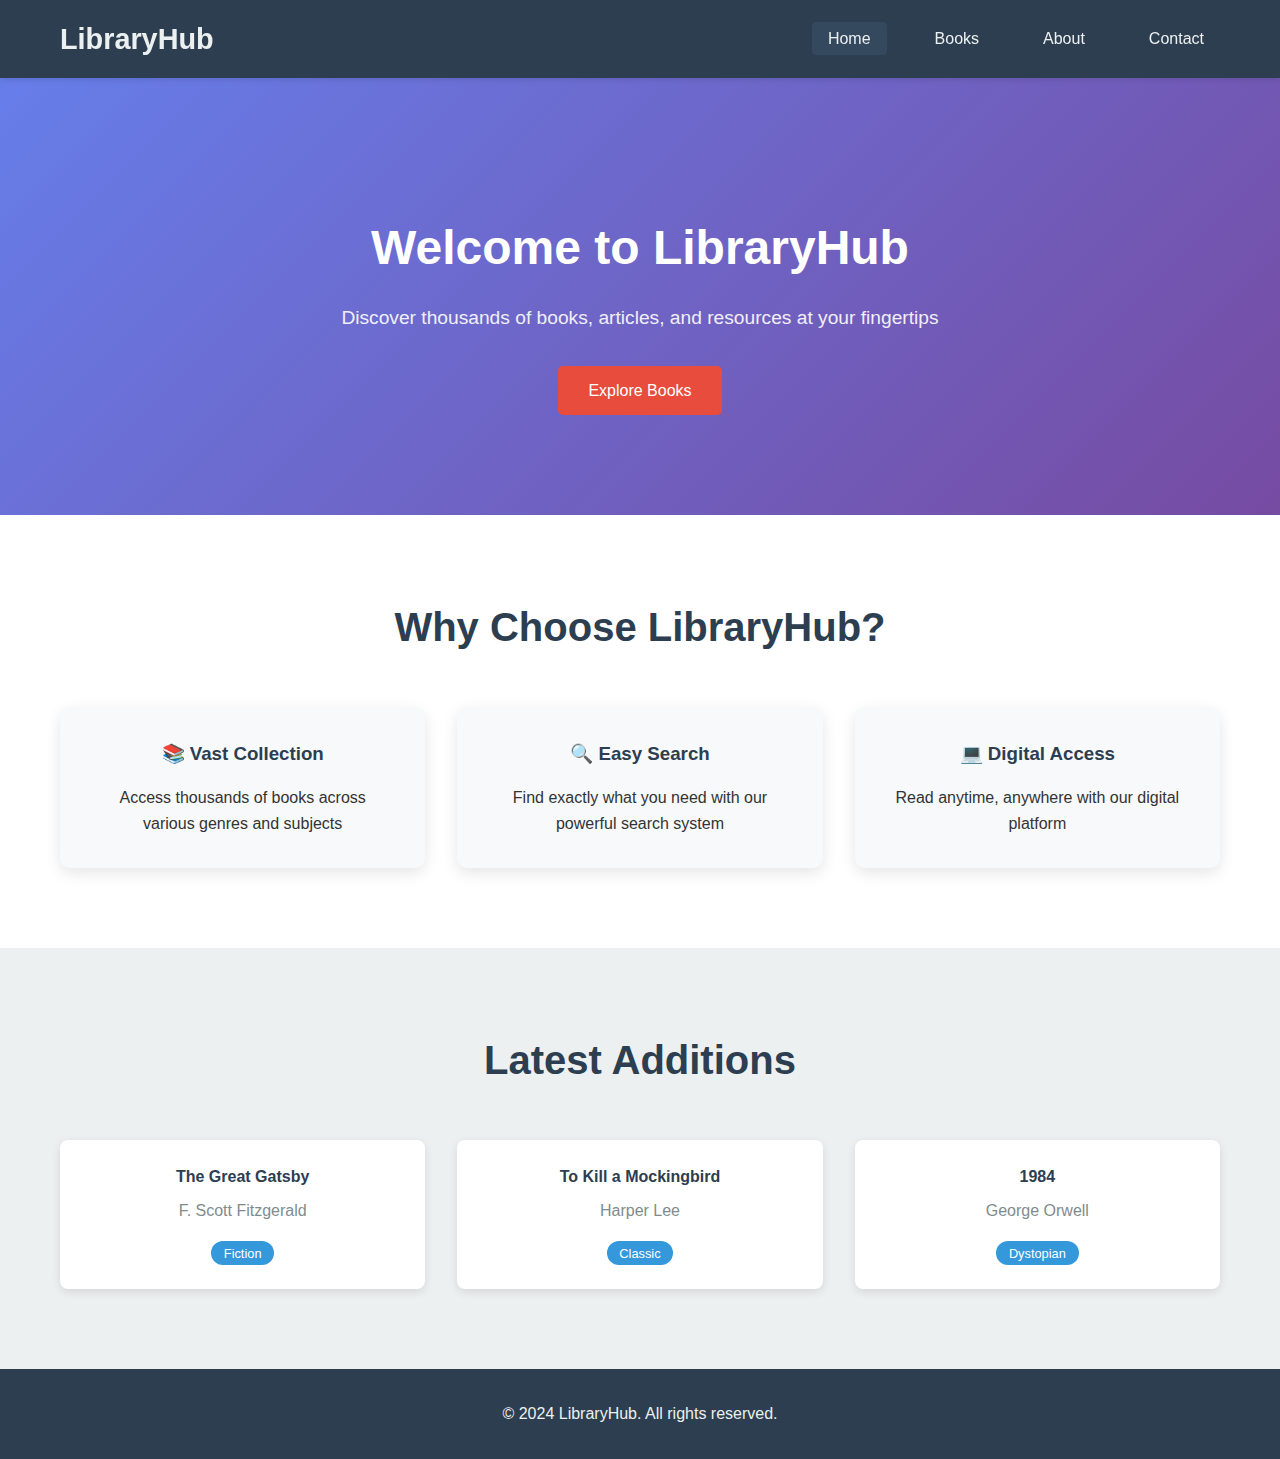
<file: index.html>
<!DOCTYPE html>
<html lang="en">
<head>
    <meta charset="UTF-8">
    <meta name="viewport" content="width=device-width, initial-scale=1.0">
    <title>LibraryHub - Your Digital Library</title>
    <link rel="stylesheet" href="css/style.css">
</head>
<body>
    <!-- Navigation -->
    <nav class="navbar">
        <div class="nav-container">
            <div class="logo">
                <h2>LibraryHub</h2>
            </div>
            <ul class="nav-menu">
                <li><a href="index.html" class="active">Home</a></li>
                <li><a href="books.html">Books</a></li>
                <li><a href="about.html">About</a></li>
                <li><a href="contact.html">Contact</a></li>
            </ul>
            <div class="hamburger">
                <span></span>
                <span></span>
                <span></span>
            </div>
        </div>
    </nav>

    <!-- Hero Section -->
    <section class="hero">
        <div class="hero-content">
            <h1>Welcome to LibraryHub</h1>
            <p>Discover thousands of books, articles, and resources at your fingertips</p>
            <a href="books.html" class="btn">Explore Books</a>
        </div>
    </section>

    <!-- Features Section -->
    <section class="features">
        <div class="container">
            <h2>Why Choose LibraryHub?</h2>
            <div class="features-grid">
                <div class="feature-card">
                    <h3>📚 Vast Collection</h3>
                    <p>Access thousands of books across various genres and subjects</p>
                </div>
                <div class="feature-card">
                    <h3>🔍 Easy Search</h3>
                    <p>Find exactly what you need with our powerful search system</p>
                </div>
                <div class="feature-card">
                    <h3>💻 Digital Access</h3>
                    <p>Read anytime, anywhere with our digital platform</p>
                </div>
            </div>
        </div>
    </section>

    <!-- Latest Additions -->
    <section class="latest-books">
        <div class="container">
            <h2>Latest Additions</h2>
            <div class="books-grid">
                <div class="book-card">
                    <h4>The Great Gatsby</h4>
                    <p>F. Scott Fitzgerald</p>
                    <span class="genre">Fiction</span>
                </div>
                <div class="book-card">
                    <h4>To Kill a Mockingbird</h4>
                    <p>Harper Lee</p>
                    <span class="genre">Classic</span>
                </div>
                <div class="book-card">
                    <h4>1984</h4>
                    <p>George Orwell</p>
                    <span class="genre">Dystopian</span>
                </div>
            </div>
        </div>
    </section>

    <!-- Footer -->
    <footer class="footer">
        <div class="container">
            <p>&copy; 2024 LibraryHub. All rights reserved.</p>
        </div>
    </footer>

    <script src="js/script.js"></script>
</body>
</html>
</file>
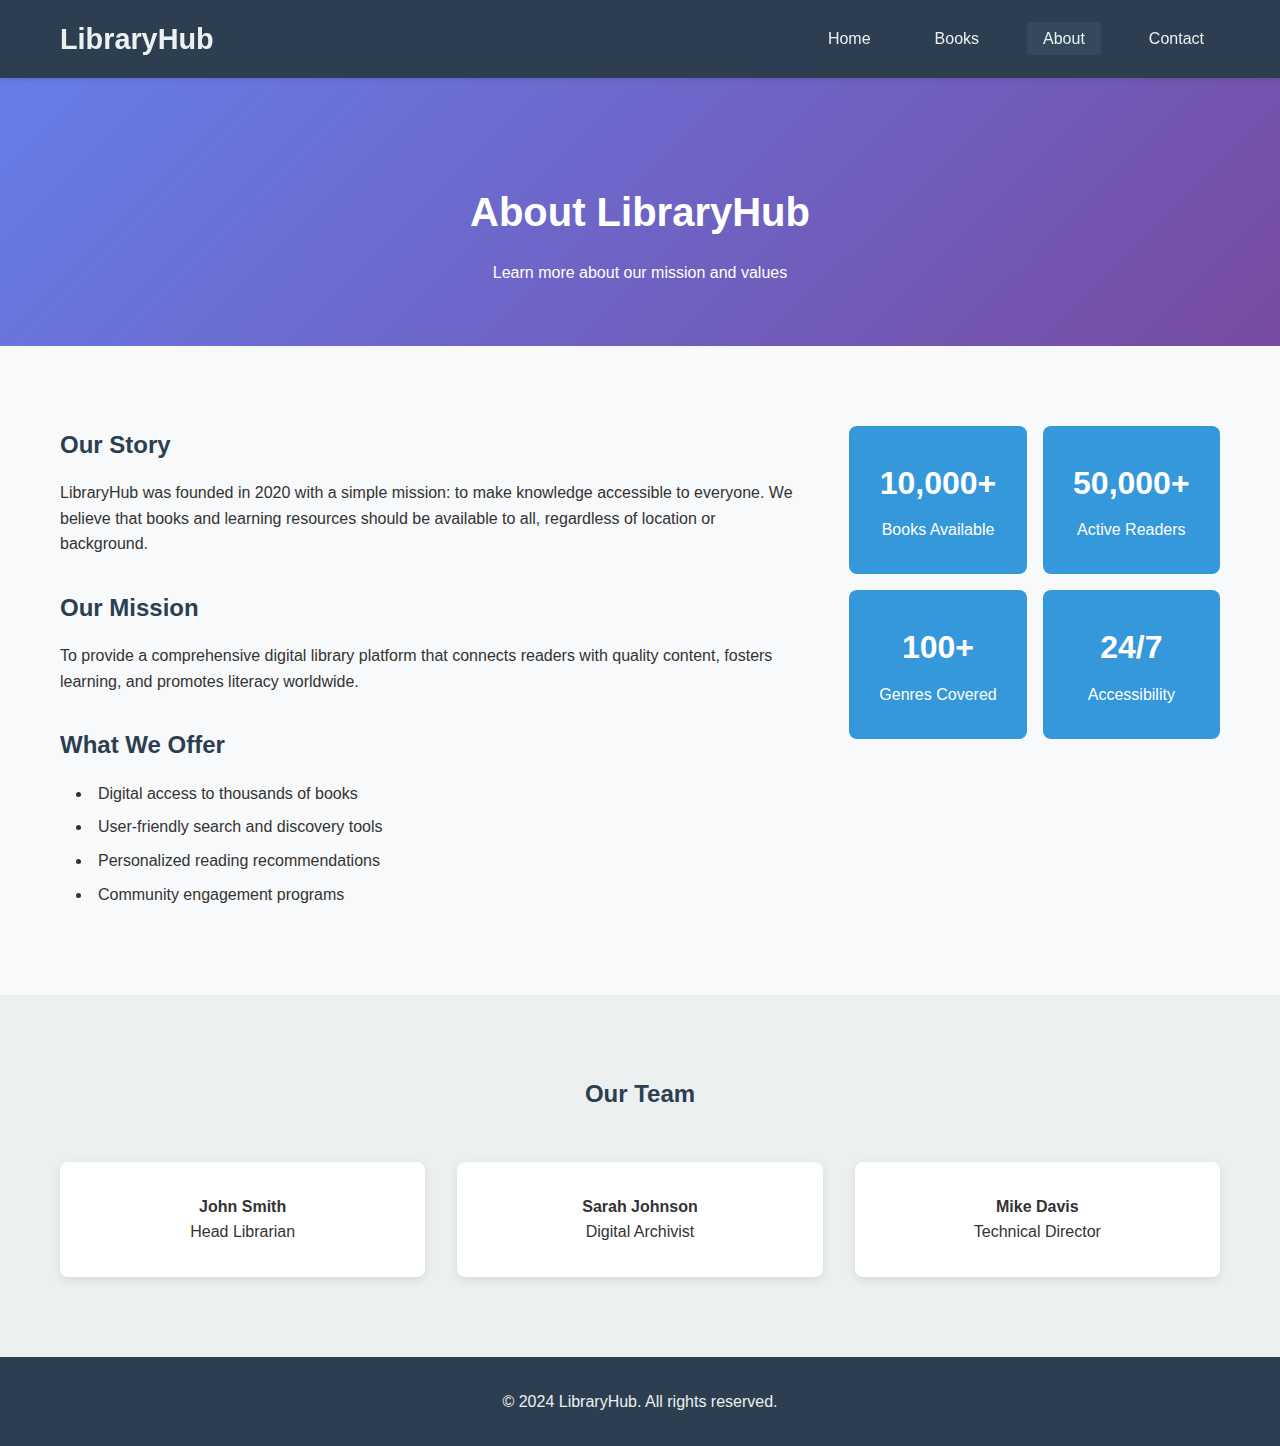
<file: about.html>
<!DOCTYPE html>
<html lang="en">
<head>
    <meta charset="UTF-8">
    <meta name="viewport" content="width=device-width, initial-scale=1.0">
    <title>About - LibraryHub</title>
    <link rel="stylesheet" href="css/style.css">
</head>
<body>
    <!-- Navigation -->
    <nav class="navbar">
        <div class="nav-container">
            <div class="logo">
                <h2>LibraryHub</h2>
            </div>
            <ul class="nav-menu">
                <li><a href="index.html">Home</a></li>
                <li><a href="books.html">Books</a></li>
                <li><a href="about.html" class="active">About</a></li>
                <li><a href="contact.html">Contact</a></li>
            </ul>
            <div class="hamburger">
                <span></span>
                <span></span>
                <span></span>
            </div>
        </div>
    </nav>

    <!-- About Header -->
    <section class="page-header">
        <div class="container">
            <h1>About LibraryHub</h1>
            <p>Learn more about our mission and values</p>
        </div>
    </section>

    <!-- About Content -->
    <section class="about-content">
        <div class="container">
            <div class="about-grid">
                <div class="about-text">
                    <h2>Our Story</h2>
                    <p>LibraryHub was founded in 2020 with a simple mission: to make knowledge accessible to everyone. We believe that books and learning resources should be available to all, regardless of location or background.</p>
                    
                    <h2>Our Mission</h2>
                    <p>To provide a comprehensive digital library platform that connects readers with quality content, fosters learning, and promotes literacy worldwide.</p>
                    
                    <h2>What We Offer</h2>
                    <ul>
                        <li>Digital access to thousands of books</li>
                        <li>User-friendly search and discovery tools</li>
                        <li>Personalized reading recommendations</li>
                        <li>Community engagement programs</li>
                    </ul>
                </div>
                <div class="about-stats">
                    <div class="stat-card">
                        <h3>10,000+</h3>
                        <p>Books Available</p>
                    </div>
                    <div class="stat-card">
                        <h3>50,000+</h3>
                        <p>Active Readers</p>
                    </div>
                    <div class="stat-card">
                        <h3>100+</h3>
                        <p>Genres Covered</p>
                    </div>
                    <div class="stat-card">
                        <h3>24/7</h3>
                        <p>Accessibility</p>
                    </div>
                </div>
            </div>
        </div>
    </section>

    <!-- Team Section -->
    <section class="team-section">
        <div class="container">
            <h2>Our Team</h2>
            <div class="team-grid">
                <div class="team-member">
                    <h4>John Smith</h4>
                    <p>Head Librarian</p>
                </div>
                <div class="team-member">
                    <h4>Sarah Johnson</h4>
                    <p>Digital Archivist</p>
                </div>
                <div class="team-member">
                    <h4>Mike Davis</h4>
                    <p>Technical Director</p>
                </div>
            </div>
        </div>
    </section>

    <!-- Footer -->
    <footer class="footer">
        <div class="container">
            <p>&copy; 2024 LibraryHub. All rights reserved.</p>
        </div>
    </footer>

    <script src="js/script.js"></script>
</body>
</html>
</file>
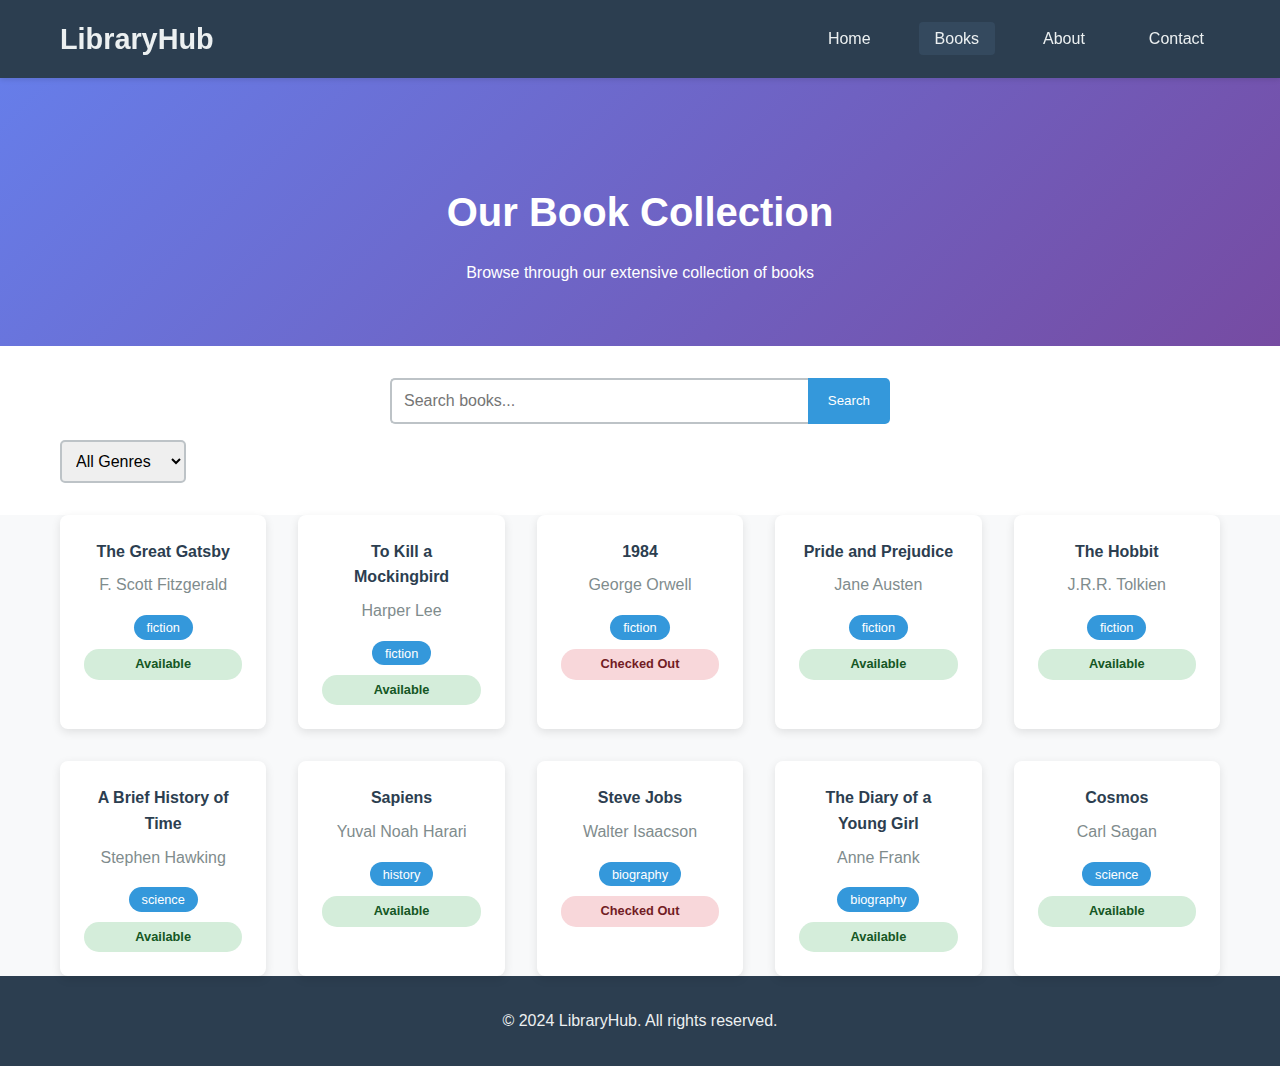
<file: books.html>
<!DOCTYPE html>
<html lang="en">
<head>
    <meta charset="UTF-8">
    <meta name="viewport" content="width=device-width, initial-scale=1.0">
    <title>Books - LibraryHub</title>
    <link rel="stylesheet" href="css/style.css">
</head>
<body>
    <!-- Navigation -->
    <nav class="navbar">
        <div class="nav-container">
            <div class="logo">
                <h2>LibraryHub</h2>
            </div>
            <ul class="nav-menu">
                <li><a href="index.html">Home</a></li>
                <li><a href="books.html" class="active">Books</a></li>
                <li><a href="about.html">About</a></li>
                <li><a href="contact.html">Contact</a></li>
            </ul>
            <div class="hamburger">
                <span></span>
                <span></span>
                <span></span>
            </div>
        </div>
    </nav>

    <!-- Books Header -->
    <section class="page-header">
        <div class="container">
            <h1>Our Book Collection</h1>
            <p>Browse through our extensive collection of books</p>
        </div>
    </section>

    <!-- Search and Filter -->
    <section class="search-section">
        <div class="container">
            <div class="search-box">
                <input type="text" id="searchInput" placeholder="Search books...">
                <button onclick="searchBooks()">Search</button>
            </div>
            <div class="filters">
                <select id="genreFilter">
                    <option value="">All Genres</option>
                    <option value="fiction">Fiction</option>
                    <option value="non-fiction">Non-Fiction</option>
                    <option value="science">Science</option>
                    <option value="history">History</option>
                    <option value="biography">Biography</option>
                </select>
            </div>
        </div>
    </section>

    <!-- Books Grid -->
    <section class="books-collection">
        <div class="container">
            <div class="books-grid" id="booksGrid">
                <!-- Books will be loaded here by JavaScript -->
            </div>
        </div>
    </section>

    <!-- Footer -->
    <footer class="footer">
        <div class="container">
            <p>&copy; 2024 LibraryHub. All rights reserved.</p>
        </div>
    </footer>

    <script src="js/script.js"></script>
</body>
</html>
</file>
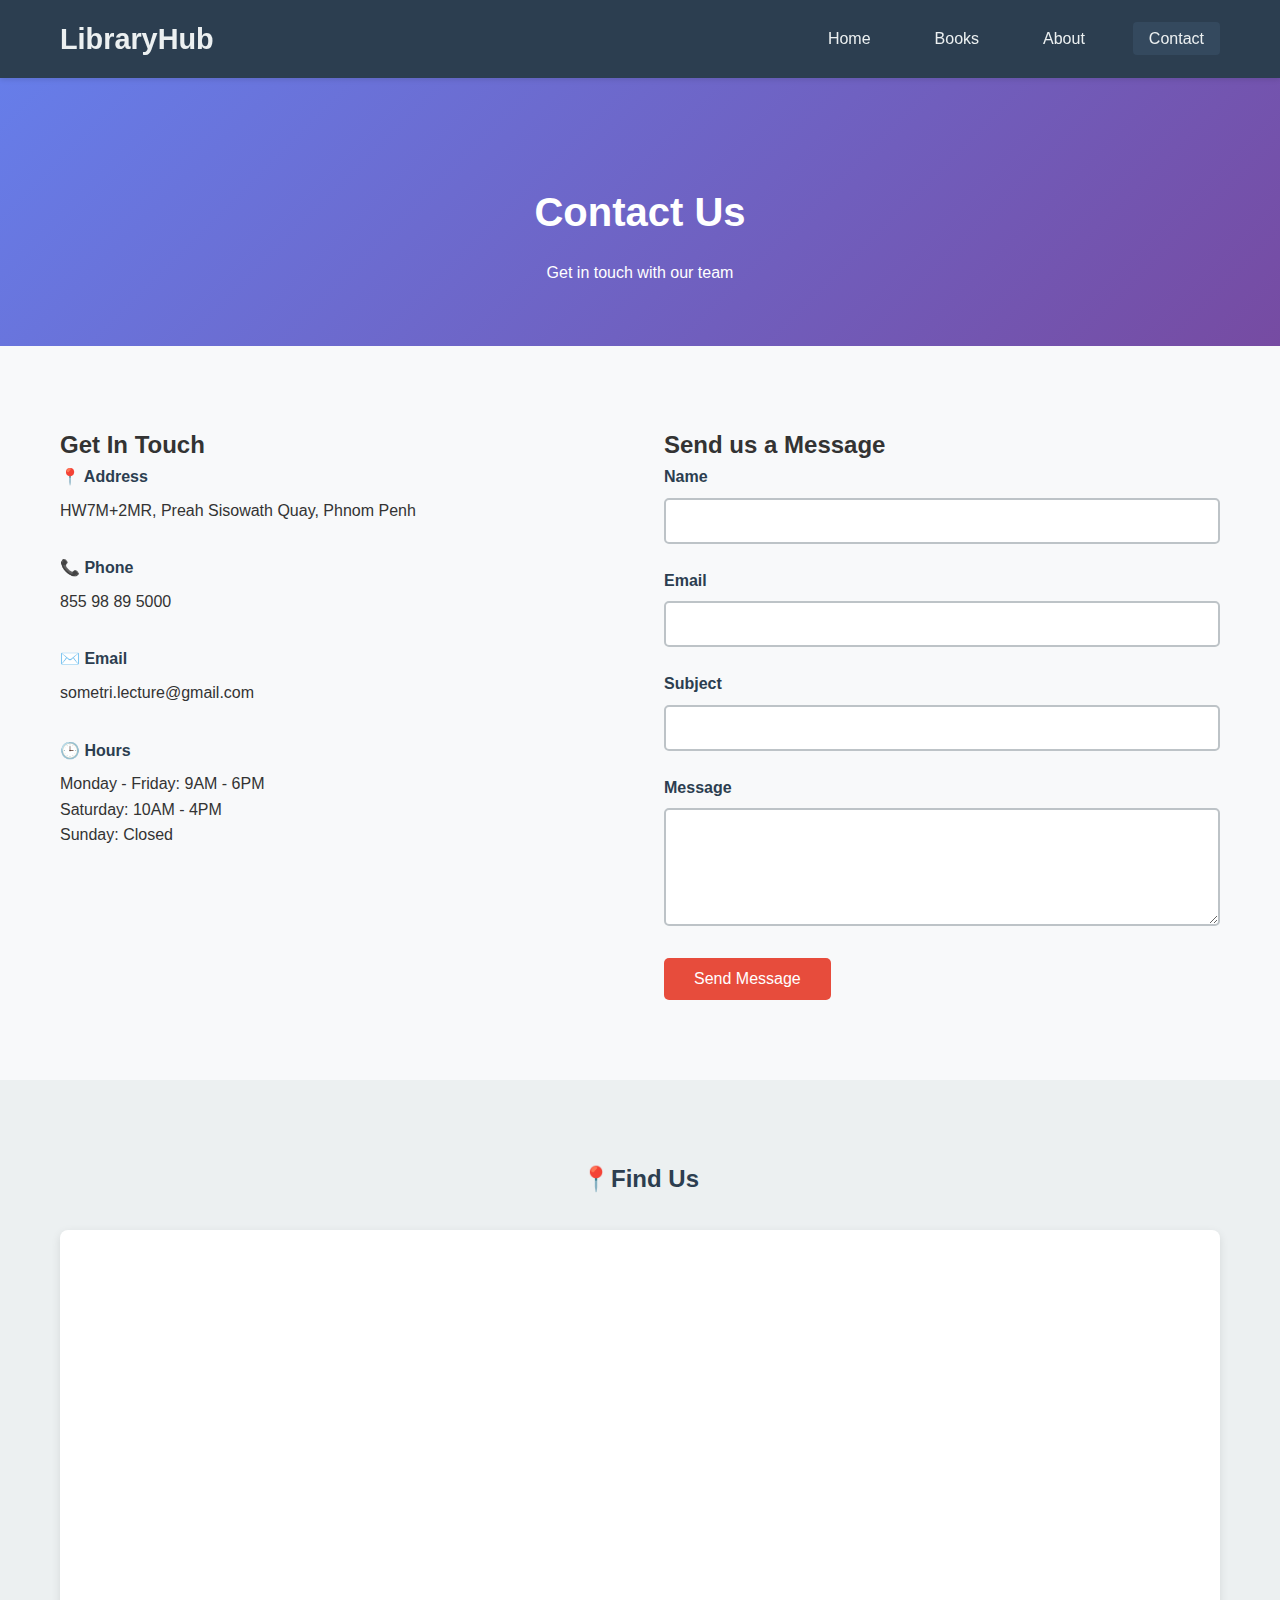
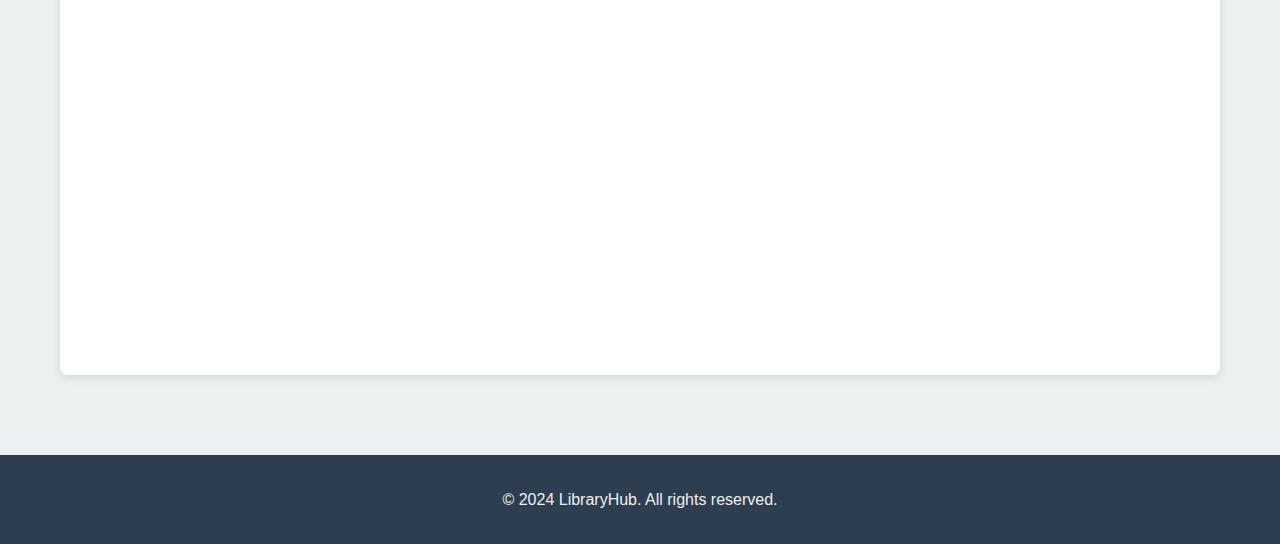
<file: contact.html>
<!DOCTYPE html>
<html lang="en">
<head>
    <meta charset="UTF-8">
    <meta name="viewport" content="width=device-width, initial-scale=1.0">
    <title>Contact - LibraryHub</title>
    <link rel="stylesheet" href="css/style.css">
    <!-- Google Map -->
    <style>
        .map-container {
            position: relative;
            width: 100%;
            padding-bottom: 56.25%; /* 16:9 Aspect Ratio */
            height: 0;
            overflow: hidden;
        }
        .map-container iframe {
            position: absolute;
            top: 0;
            left: 0;
            width: 100%;
            height: 100%;
            border: 0;
        }
    </style>       
</head>
<body>
    <!-- Navigation -->
    <nav class="navbar">
        <div class="nav-container">
            <div class="logo">
                <h2>LibraryHub</h2>
            </div>
            <ul class="nav-menu">
                <li><a href="index.html">Home</a></li>
                <li><a href="books.html">Books</a></li>
                <li><a href="about.html">About</a></li>
                <li><a href="contact.html" class="active">Contact</a></li>
            </ul>
            <div class="hamburger">
                <span></span>
                <span></span>
                <span></span>
            </div>
        </div>
    </nav>

    <!-- Contact Header -->
    <section class="page-header">
        <div class="container">
            <h1>Contact Us</h1>
            <p>Get in touch with our team</p>
        </div>
    </section>

    <!-- Contact Content -->
    <section class="contact-content">
        <div class="container">
            <div class="contact-grid">
                <div class="contact-info">
                    <h2>Get In Touch</h2>
                    <div class="contact-item">
                        <h4>📍 Address</h4>
                        <p>HW7M+2MR, Preah Sisowath Quay, Phnom Penh</p>
                    </div>
                    <div class="contact-item">
                        <h4>📞 Phone</h4>
                        <p>855 98 89 5000</p>
                    </div>
                    <div class="contact-item">
                        <h4>✉️ Email</h4>
                        <p>sometri.lecture@gmail.com</p>
                    </div>
                    <div class="contact-item">
                        <h4>🕒 Hours</h4>
                        <p>Monday - Friday: 9AM - 6PM<br>Saturday: 10AM - 4PM<br>Sunday: Closed</p>
                    </div>
                </div>
                
                <div class="contact-form">
                    <h2>Send us a Message</h2>
                    <form id="contactForm">
                        <div class="form-group">
                            <label for="name">Name</label>
                            <input type="text" id="name" name="name" required>
                        </div>
                        <div class="form-group">
                            <label for="email">Email</label>
                            <input type="email" id="email" name="email" required>
                        </div>
                        <div class="form-group">
                            <label for="subject">Subject</label>
                            <input type="text" id="subject" name="subject" required>
                        </div>
                        <div class="form-group">
                            <label for="message">Message</label>
                            <textarea id="message" name="message" rows="5" required></textarea>
                        </div>
                        <button type="submit" class="btn">Send Message</button>
                    </form>
                </div>
            </div>
        </div>
    </section>

    <!-- Map Section -->
    <section class="map-section">
        <div class="container">
            <h2>📍Find Us</h2>
            <div class="map-placeholder">                
                <div class="map-container">
                <iframe src="https://maps.app.goo.gl/6Pkzqfb3FZDWrLqX7" 
                    allowfullscreen="" 
                    loading="lazy"></iframe>
                </div>                
            </div>                      
        </div>
    </section>

    <!-- Footer -->
    <footer class="footer">
        <div class="container">
            <p>&copy; 2024 LibraryHub. All rights reserved.</p>
        </div>
    </footer>

    <script src="js/script.js"></script>
</body>

</html>
</file>
<file: css/style.css>
/* Reset and Base Styles */
* {
    margin: 0;
    padding: 0;
    box-sizing: border-box;
}

body {
    font-family: 'Arial', sans-serif;
    line-height: 1.6;
    color: #333;
    background-color: #f8f9fa;
}

.container {
    max-width: 1200px;
    margin: 0 auto;
    padding: 0 20px;
}

/* Navigation */
.navbar {
    background: #2c3e50;
    padding: 1rem 0;
    position: fixed;
    width: 100%;
    top: 0;
    z-index: 1000;
    box-shadow: 0 2px 5px rgba(0,0,0,0.1);
}

.nav-container {
    max-width: 1200px;
    margin: 0 auto;
    padding: 0 20px;
    display: flex;
    justify-content: space-between;
    align-items: center;
}

.logo h2 {
    color: #ecf0f1;
    font-size: 1.8rem;
}

.nav-menu {
    display: flex;
    list-style: none;
    gap: 2rem;
}

.nav-menu a {
    color: #ecf0f1;
    text-decoration: none;
    padding: 0.5rem 1rem;
    border-radius: 4px;
    transition: background-color 0.3s;
}

.nav-menu a:hover,
.nav-menu a.active {
    background-color: #34495e;
}

.hamburger {
    display: none;
    flex-direction: column;
    cursor: pointer;
}

.hamburger span {
    width: 25px;
    height: 3px;
    background: #ecf0f1;
    margin: 3px 0;
    transition: 0.3s;
}

/* Hero Section */
.hero {
    background: linear-gradient(135deg, #667eea 0%, #764ba2 100%);
    color: white;
    padding: 150px 0 100px;
    text-align: center;
    margin-top: 60px;
}

.hero-content h1 {
    font-size: 3rem;
    margin-bottom: 1rem;
}

.hero-content p {
    font-size: 1.2rem;
    margin-bottom: 2rem;
    opacity: 0.9;
}

.btn {
    display: inline-block;
    background: #e74c3c;
    color: white;
    padding: 12px 30px;
    text-decoration: none;
    border-radius: 5px;
    transition: background 0.3s;
    border: none;
    cursor: pointer;
    font-size: 1rem;
}

.btn:hover {
    background: #c0392b;
}

/* Features Section */
.features {
    padding: 80px 0;
    background: white;
}

.features h2 {
    text-align: center;
    margin-bottom: 3rem;
    font-size: 2.5rem;
    color: #2c3e50;
}

.features-grid {
    display: grid;
    grid-template-columns: repeat(auto-fit, minmax(250px, 1fr));
    gap: 2rem;
}

.feature-card {
    background: #f8f9fa;
    padding: 2rem;
    border-radius: 10px;
    text-align: center;
    box-shadow: 0 5px 15px rgba(0,0,0,0.1);
    transition: transform 0.3s;
}

.feature-card:hover {
    transform: translateY(-5px);
}

.feature-card h3 {
    margin-bottom: 1rem;
    color: #2c3e50;
}

/* Books Section */
.latest-books {
    padding: 80px 0;
    background: #ecf0f1;
}

.latest-books h2 {
    text-align: center;
    margin-bottom: 3rem;
    font-size: 2.5rem;
    color: #2c3e50;
}

.books-grid {
    display: grid;
    grid-template-columns: repeat(auto-fit, minmax(200px, 1fr));
    gap: 2rem;
}

.book-card {
    background: white;
    padding: 1.5rem;
    border-radius: 8px;
    box-shadow: 0 3px 10px rgba(0,0,0,0.1);
    text-align: center;
}

.book-card h4 {
    margin-bottom: 0.5rem;
    color: #2c3e50;
}

.book-card p {
    color: #7f8c8d;
    margin-bottom: 1rem;
}

.genre {
    background: #3498db;
    color: white;
    padding: 0.3rem 0.8rem;
    border-radius: 20px;
    font-size: 0.8rem;
}

/* Page Header */
.page-header {
    background: linear-gradient(135deg, #667eea 0%, #764ba2 100%);
    color: white;
    padding: 120px 0 60px;
    text-align: center;
    margin-top: 60px;
}

.page-header h1 {
    font-size: 2.5rem;
    margin-bottom: 1rem;
}

/* Search Section */
.search-section {
    padding: 2rem 0;
    background: white;
}

.search-box {
    display: flex;
    max-width: 500px;
    margin: 0 auto 1rem;
}

.search-box input {
    flex: 1;
    padding: 12px;
    border: 2px solid #bdc3c7;
    border-right: none;
    border-radius: 5px 0 0 5px;
    font-size: 1rem;
}

.search-box button {
    background: #3498db;
    color: white;
    border: none;
    padding: 0 20px;
    border-radius: 0 5px 5px 0;
    cursor: pointer;
}

.filters select {
    padding: 10px;
    border: 2px solid #bdc3c7;
    border-radius: 5px;
    font-size: 1rem;
}

/* About Section */
.about-content {
    padding: 80px 0;
}

.about-grid {
    display: grid;
    grid-template-columns: 2fr 1fr;
    gap: 3rem;
    align-items: start;
}

.about-text h2 {
    color: #2c3e50;
    margin: 2rem 0 1rem;
}

.about-text h2:first-child {
    margin-top: 0;
}

.about-text ul {
    list-style-position: inside;
    margin-left: 1rem;
}

.about-text li {
    margin-bottom: 0.5rem;
}

.about-stats {
    display: grid;
    grid-template-columns: 1fr 1fr;
    gap: 1rem;
}

.stat-card {
    background: #3498db;
    color: white;
    padding: 2rem 1rem;
    text-align: center;
    border-radius: 8px;
}

.stat-card h3 {
    font-size: 2rem;
    margin-bottom: 0.5rem;
}

/* Team Section */
.team-section {
    padding: 80px 0;
    background: #ecf0f1;
    text-align: center;
}

.team-section h2 {
    margin-bottom: 3rem;
    color: #2c3e50;
}

.team-grid {
    display: grid;
    grid-template-columns: repeat(auto-fit, minmax(200px, 1fr));
    gap: 2rem;
}

.team-member {
    background: white;
    padding: 2rem;
    border-radius: 8px;
    box-shadow: 0 3px 10px rgba(0,0,0,0.1);
}

/* Contact Section */
.contact-content {
    padding: 80px 0;
}

.contact-grid {
    display: grid;
    grid-template-columns: 1fr 1fr;
    gap: 3rem;
}

.contact-item {
    margin-bottom: 2rem;
}

.contact-item h4 {
    color: #2c3e50;
    margin-bottom: 0.5rem;
}

.form-group {
    margin-bottom: 1.5rem;
}

.form-group label {
    display: block;
    margin-bottom: 0.5rem;
    color: #2c3e50;
    font-weight: bold;
}

.form-group input,
.form-group textarea {
    width: 100%;
    padding: 12px;
    border: 2px solid #bdc3c7;
    border-radius: 5px;
    font-size: 1rem;
    font-family: inherit;
}

.form-group input:focus,
.form-group textarea:focus {
    outline: none;
    border-color: #3498db;
}

/* Map Section */
.map-section {
    padding: 80px 0;
    background: #ecf0f1;
    text-align: center;
}

.map-section h2 {
    margin-bottom: 2rem;
    color: #2c3e50;
}

.map-placeholder {
    background: white;
    padding: 4rem 2rem;
    border-radius: 8px;
    box-shadow: 0 3px 10px rgba(0,0,0,0.1);
}

/* Footer */
.footer {
    background: #2c3e50;
    color: #ecf0f1;
    text-align: center;
    padding: 2rem 0;
}

/* Responsive Design */
@media (max-width: 768px) {
    .hamburger {
        display: flex;
    }
    
    .nav-menu {
        position: fixed;
        left: -100%;
        top: 70px;
        flex-direction: column;
        background-color: #2c3e50;
        width: 100%;
        text-align: center;
        transition: 0.3s;
        box-shadow: 0 10px 27px rgba(0,0,0,0.05);
        padding: 2rem 0;
    }
    
    .nav-menu.active {
        left: 0;
    }
    
    .hero-content h1 {
        font-size: 2rem;
    }
    
    .about-grid,
    .contact-grid {
        grid-template-columns: 1fr;
    }
    
    .about-stats {
        grid-template-columns: 1fr 1fr;
    }
    
    .features-grid,
    .books-grid,
    .team-grid {
        grid-template-columns: 1fr;
    }
}
</file>
